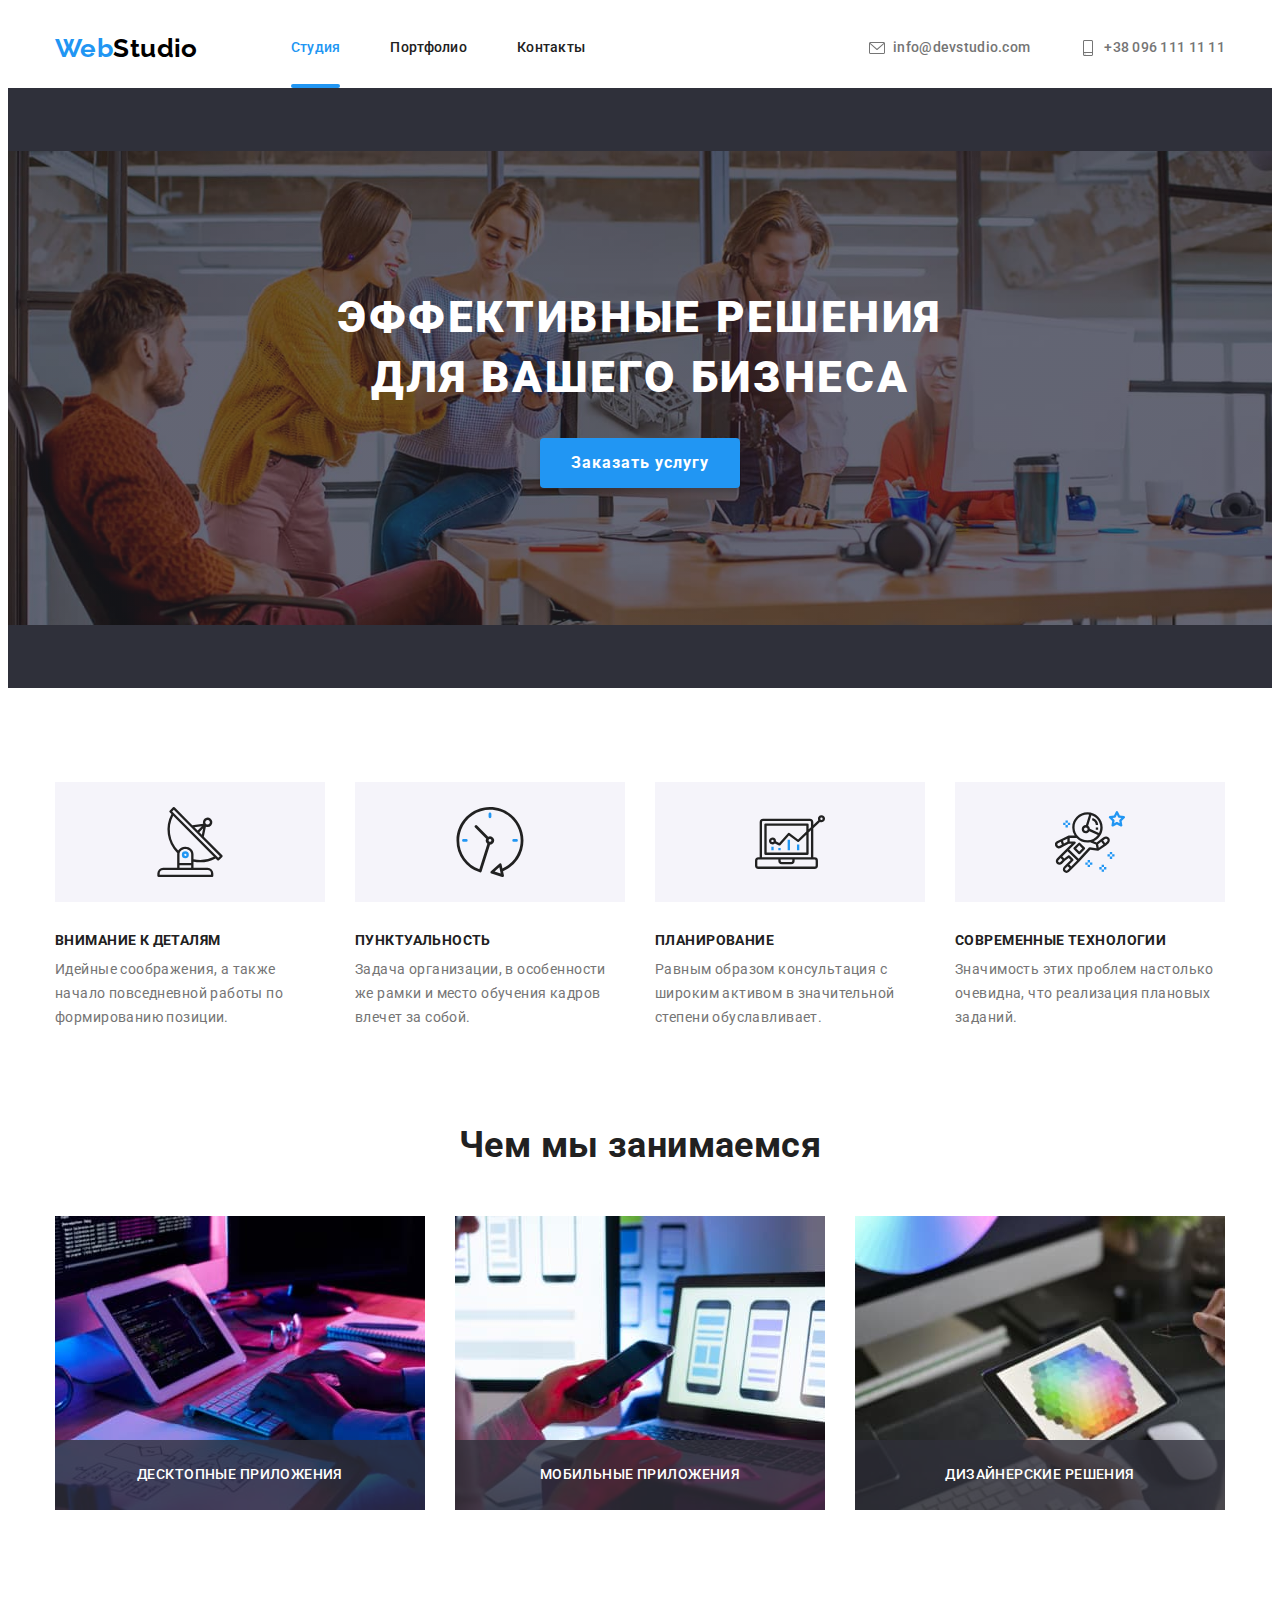
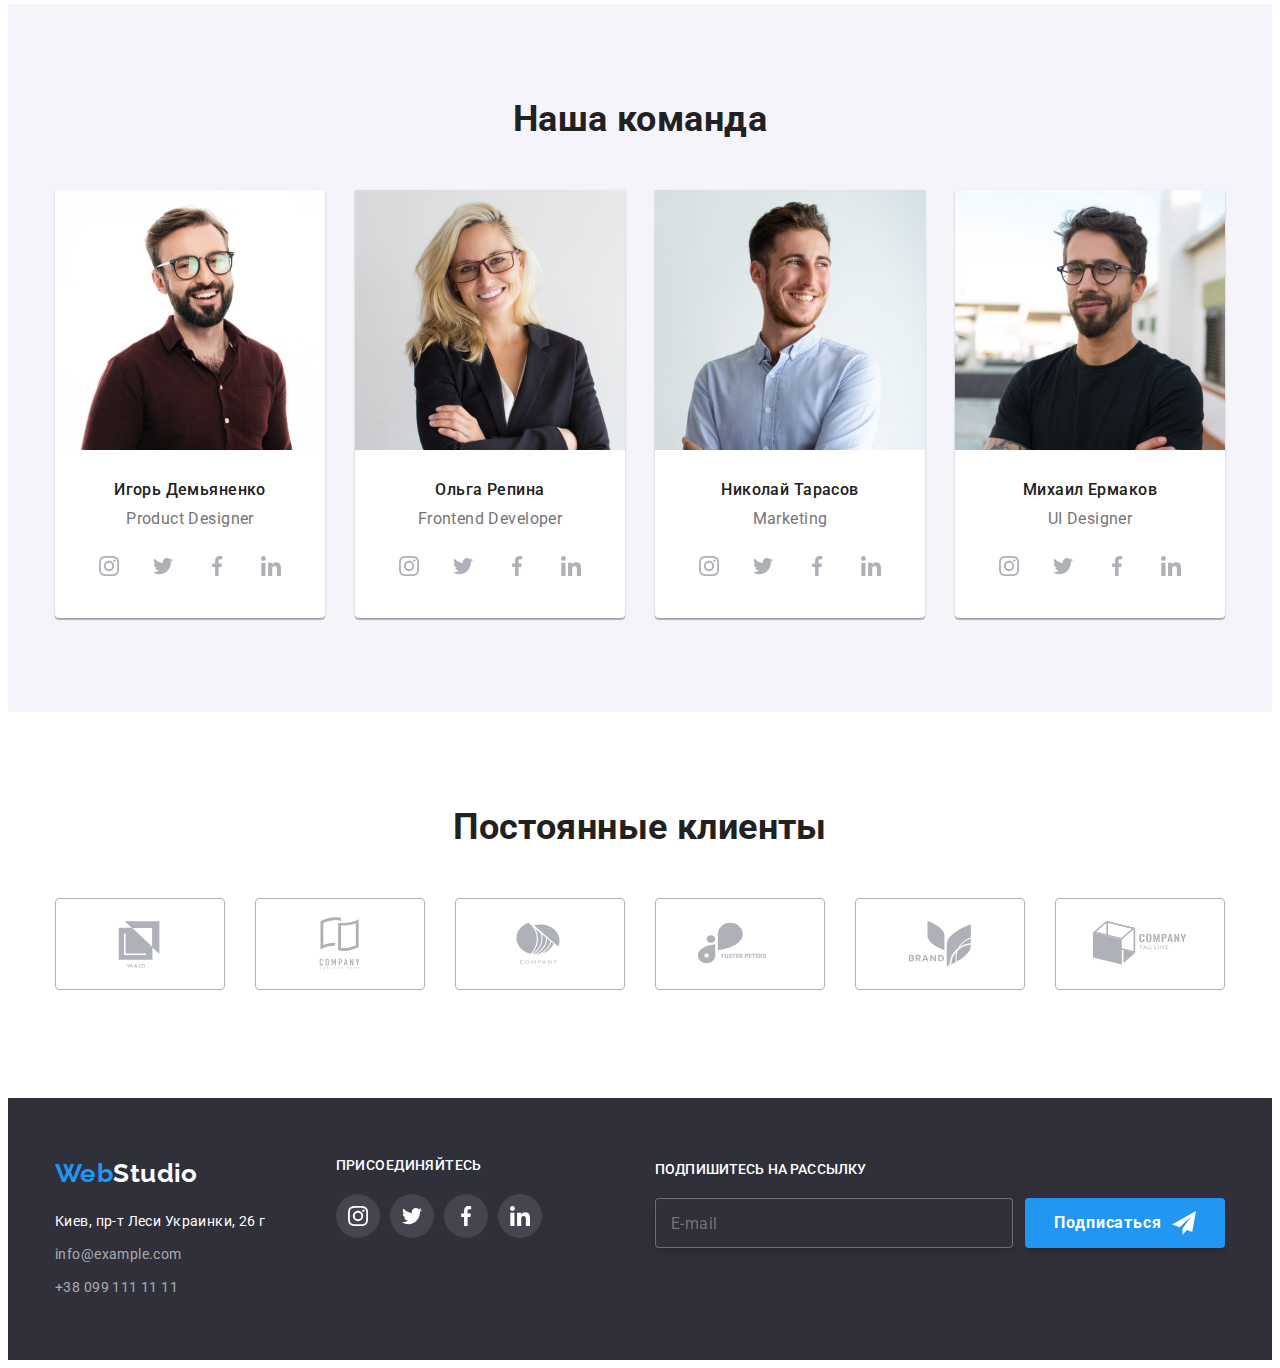
<file: index.html>
<!DOCTYPE html>
<html lang="ru">
  <head>
    <meta charset="UTF-8" />
    <meta http-equiv="X-UA-Compatible" content="IE=edge" />
    <meta name="viewport" content="width=device-width, initial-scale=1.0" />
    <title>WebStudio</title>
    <link
      href="https://fonts.googleapis.com/css2?family=Raleway:wght@700&family=Roboto:wght@400;500;700;900&display=swap"
      rel="stylesheet"
    />
    <link
      rel="stylesheet"
      href="https://cdnjs.cloudflare.com/ajax/libs/modern-normalize/1.1.0/modern-normalize.min.css"
      integrity="sha512-wpPYUAdjBVSE4KJnH1VR1HeZfpl1ub8YT/NKx4PuQ5NmX2tKuGu6U/JRp5y+Y8XG2tV+wKQpNHVUX03MfMFn9Q=="
      crossorigin="anonymous"
      referrerpolicy="no-referrer"
    />
    <link rel="stylesheet" href="./CSS/style.css" />
  </head>
  <body>
    <!-- Шапка -->
    <header>
      <div class="container header-body">
        <nav class="nav-body">
          <a class="logo" href="./index.html">Web<span>Studio</span></a>
          <ul class="nav-list">
            <li class="item"><a class="link nav-link current" href="./index.html">Студия</a></li>
            <li class="item"><a class="link nav-link" href="./portfolio.html">Портфолио</a></li>
            <li class="item"><a class="link nav-link" href="">Контакты</a></li>
          </ul>
        </nav>
        <ul class="contact-list">
          <li class="item">
            <a class="contact-link" href="mailto:info@devstudio.com">
              <svg class="icon-contact-link" width="16" height="16">
                <use href="./images/sprite.svg#icon-envelope"></use>
              </svg>
              info@devstudio.com</a
            >
          </li>
          <li class="item">
            <a class="contact-link" href="tel:+380961111111">
              <svg class="icon-contact-link" width="16" height="16">
                <use href="./images/sprite.svg#icon-smartphone"></use>
              </svg>
              +38 096 111 11 11</a
            >
          </li>
        </ul>
      </div>
    </header>
    <main>
      <!-- Герой -->
      <section class="hero">
        <div class="hero-body">
          <div class="container">
            <h1 class="hero-title">Эффективные решения для вашего бизнеса</h1>
            <button class="hero-button" type="button" data-modal-open>Заказать услугу</button>
          </div>
        </div>
      </section>
      <!-- Особенности -->
      <section class="section">
        <div class="container">
          <h2 class="visually-hidden">Особенности</h2>
          <ul class="features-list">
            <li class="item">
              <div class="icon-feature">
                <svg width="70" heihgt="70">
                  <use href="./images/sprite.svg#icon-antenna"></use>
                </svg>
              </div>
              <h3 class="sub-title">Внимание к деталям</h3>
              <p>
                Идейные соображения, а также начало повседневной работы по формированию позиции.
              </p>
            </li>
            <li class="item">
              <div class="icon-feature">
                <svg width="70" heihgt="70">
                  <use href="./images/sprite.svg#icon-clock"></use>
                </svg>
              </div>
              <h3 class="sub-title">Пунктуальность</h3>
              <p>
                Задача организации, в особенности же рамки и место обучения кадров влечет за собой.
              </p>
            </li>
            <li class="item">
              <div class="icon-feature">
                <svg width="70" heihgt="70">
                  <use href="./images/sprite.svg#icon-diagram"></use>
                </svg>
              </div>
              <h3 class="sub-title">Планирование</h3>
              <p>
                Равным образом консультация с широким активом в значительной степени обуславливает.
              </p>
            </li>
            <li class="item">
              <div class="icon-feature">
                <svg width="70" heihgt="70">
                  <use href="./images/sprite.svg#icon-astronaut"></use>
                </svg>
              </div>
              <h3 class="sub-title">Современные технологии</h3>
              <p>Значимость этих проблем настолько очевидна, что реализация плановых заданий.</p>
            </li>
          </ul>
        </div>
      </section>
      <!-- Чем мы занимаемся -->
      <section class="section works">
        <div class="container">
          <h2 class="title">Чем мы занимаемся</h2>
          <ul class="work-list">
            <li class="work-list-item">
              <img src="./images/box-1.jpg" alt="Десктопные приложения" width="370" />
              <p class="work-text">Десктопные приложения</p>
            </li>
            <li class="work-list-item">
              <img src="./images/box-2.jpg" alt="Мобильные приложения" width="370" />
              <p class="work-text">Мобильные приложения</p>
            </li>
            <li class="work-list-item">
              <img src="./images/box-3.jpg" alt="Дизайн" width="370" />
              <p class="work-text">Дизайнерские решения</p>
            </li>
          </ul>
        </div>
      </section>
      <!-- Наша команда -->
      <section class="section team">
        <div class="container">
          <h2 class="title">Наша команда</h2>
          <ul class="team-list">
            <li class="personal-card">
              <img src="./images/img-1.jpg" alt="Фото Игорь Демьяненко" width="270" />
              <div class="card-description">
                <h3 class="team-title">Игорь Демьяненко</h3>
                <p class="team-position" lang="en">Product Designer</p>
                <ul class="socio-list">
                  <li>
                    <a class="socio-link" href="https://www.instagram.com/" target="_blanc">
                      <svg class="icon-socio" width="20" height="20">
                        <use href="./images/sprite.svg#icon-instagram"></use>
                      </svg>
                    </a>
                  </li>
                  <li>
                    <a class="socio-link" href="https://twitter.com/" target="_blanc">
                      <svg class="icon-socio" width="20" height="20">
                        <use href="./images/sprite.svg#icon-twitter"></use>
                      </svg>
                    </a>
                  </li>
                  <li>
                    <a class="socio-link" href="https://www.facebook.com/" target="_blanc">
                      <svg class="icon-socio" width="20" height="20">
                        <use href="./images/sprite.svg#icon-facebook"></use>
                      </svg>
                    </a>
                  </li>
                  <li>
                    <a class="socio-link" href="https://www.linkedin.com/" target="_blanc">
                      <svg class="icon-socio" width="20" height="20">
                        <use href="./images/sprite.svg#icon-linkedin"></use>
                      </svg>
                    </a>
                  </li>
                </ul>
              </div>
            </li>
            <li class="personal-card">
              <img src="./images/img-2.jpg" alt="Фото Ольга Репина" width="270" />
              <div class="card-description">
                <h3 class="team-title">Ольга Репина</h3>
                <p class="team-position" lang="en">Frontend Developer</p>
                <ul class="socio-list">
                  <li>
                    <a class="socio-link" href="https://www.instagram.com/" target="_blanc">
                      <svg class="icon-socio" width="20" height="20">
                        <use href="./images/sprite.svg#icon-instagram"></use>
                      </svg>
                    </a>
                  </li>
                  <li>
                    <a class="socio-link" href="https://twitter.com/" target="_blanc">
                      <svg class="icon-socio" width="20" height="20">
                        <use href="./images/sprite.svg#icon-twitter"></use>
                      </svg>
                    </a>
                  </li>
                  <li>
                    <a class="socio-link" href="https://www.facebook.com/" target="_blanc">
                      <svg class="icon-socio" width="20" height="20">
                        <use href="./images/sprite.svg#icon-facebook"></use>
                      </svg>
                    </a>
                  </li>
                  <li>
                    <a class="socio-link" href="https://www.linkedin.com/" target="_blanc">
                      <svg class="icon-socio" width="20" height="20">
                        <use href="./images/sprite.svg#icon-linkedin"></use>
                      </svg>
                    </a>
                  </li>
                </ul>
              </div>
            </li>
            <li class="personal-card">
              <img src="./images/img-3.jpg" alt="Фото Николай Тарасов" width="270" />
              <div class="card-description">
                <h3 class="team-title">Николай Тарасов</h3>
                <p class="team-position" lang="en">Marketing</p>
                <ul class="socio-list">
                  <li>
                    <a class="socio-link" href="https://www.instagram.com/" target="_blanc">
                      <svg class="icon-socio" width="20" height="20">
                        <use href="./images/sprite.svg#icon-instagram"></use>
                      </svg>
                    </a>
                  </li>
                  <li>
                    <a class="socio-link" href="https://twitter.com/" target="_blanc">
                      <svg class="icon-socio" width="20" height="20">
                        <use href="./images/sprite.svg#icon-twitter"></use>
                      </svg>
                    </a>
                  </li>
                  <li>
                    <a class="socio-link" href="https://www.facebook.com/" target="_blanc">
                      <svg class="icon-socio" width="20" height="20">
                        <use href="./images/sprite.svg#icon-facebook"></use>
                      </svg>
                    </a>
                  </li>
                  <li>
                    <a class="socio-link" href="https://www.linkedin.com/" target="_blanc">
                      <svg class="icon-socio" width="20" height="20">
                        <use href="./images/sprite.svg#icon-linkedin"></use>
                      </svg>
                    </a>
                  </li>
                </ul>
              </div>
            </li>
            <li class="personal-card">
              <img src="./images/img-4.jpg" alt="Фото Михаил Ермаков" width="270" />
              <div class="card-description">
                <h3 class="team-title">Михаил Ермаков</h3>
                <p class="team-position" lang="en">UI Designer</p>
                <ul class="socio-list">
                  <li>
                    <a class="socio-link" href="https://www.instagram.com/" target="_blanc">
                      <svg class="icon-socio" width="20" height="20">
                        <use href="./images/sprite.svg#icon-instagram"></use>
                      </svg>
                    </a>
                  </li>
                  <li>
                    <a class="socio-link" href="https://twitter.com/" target="_blanc">
                      <svg class="icon-socio" width="20" height="20">
                        <use href="./images/sprite.svg#icon-twitter"></use>
                      </svg>
                    </a>
                  </li>
                  <li>
                    <a class="socio-link" href="https://www.facebook.com/" target="_blanc">
                      <svg class="icon-socio" width="20" height="20">
                        <use href="./images/sprite.svg#icon-facebook"></use>
                      </svg>
                    </a>
                  </li>
                  <li>
                    <a class="socio-link" href="https://www.linkedin.com/" target="_blanc">
                      <svg class="icon-socio" width="20" height="20">
                        <use href="./images/sprite.svg#icon-linkedin"></use>
                      </svg>
                    </a>
                  </li>
                </ul>
              </div>
            </li>
          </ul>
        </div>
      </section>
      <!-- Clients -->
      <section class="section clients">
        <div class="container">
          <h2 class="title">Постоянные клиенты</h2>
          <ul class="list client-list">
            <li>
              <a class="link client-link" href="">
                <svg class="icon-client" width="106" height="60">
                  <use href="./images/sprite.svg#icon-logo-1"></use>
                </svg>
              </a>
            </li>
            <li>
              <a class="client-link" href="">
                <svg class="icon-client" width="106" height="60">
                  <use href="./images/sprite.svg#icon-logo-2"></use>
                </svg>
              </a>
            </li>
            <li>
              <a class="client-link" href="">
                <svg class="icon-client" width="106" height="60">
                  <use href="./images/sprite.svg#icon-logo-3"></use>
                </svg>
              </a>
            </li>
            <li>
              <a class="client-link" href="">
                <svg class="icon-client" width="106" height="60">
                  <use href="./images/sprite.svg#icon-logo-4"></use>
                </svg>
              </a>
            </li>
            <li>
              <a class="client-link" href="">
                <svg class="icon-client" width="106" height="60">
                  <use href="./images/sprite.svg#icon-logo-5"></use>
                </svg>
              </a>
            </li>
            <li>
              <a class="client-link" href="">
                <svg class="icon-client" width="106" height="60">
                  <use href="./images/sprite.svg#icon-logo-6"></use>
                </svg>
              </a>
            </li>
          </ul>
        </div>
      </section>
    </main>
    <!-- Футер -->
    <footer class="footer">
      <div class="container footer-body">
        <div class="footer-address">
          <a class="logo" href="./index.html">Web<span>Studio</span></a>
          <address class="address">
            <p class="contacts">
              <a class="address-link" href="https://goo.gl/maps/gmN9msgWYYtAYABk7" target="_blanc"
                >Киев, пр-т Леси Украинки, 26 г</a
              >
            </p>
            <p class="contacts">
              <a class="mail-link" href="mailto:info@example.com">info@example.com</a>
            </p>
            <p class="contacts">
              <a class="tel-link" href="tel:+380991111111">+38 099 111 11 11</a>
            </p>
          </address>
        </div>
        <div class="footer-join-us">
          <p>Присоединяйтесь</p>
          <ul class="socio-list">
            <li>
              <a class="socio-link" href="https://www.instagram.com/" target="_blanc">
                <svg class="icon-socio" width="20" height="20">
                  <use href="./images/sprite.svg#icon-instagram"></use>
                </svg>
              </a>
            </li>
            <li>
              <a class="socio-link" href="https://twitter.com/" target="_blanc">
                <svg class="icon-socio" width="20" height="20">
                  <use href="./images/sprite.svg#icon-twitter"></use>
                </svg>
              </a>
            </li>
            <li>
              <a class="socio-link" href="https://www.facebook.com/" target="_blanc">
                <svg class="icon-socio" width="20" height="20">
                  <use href="./images/sprite.svg#icon-facebook"></use>
                </svg>
              </a>
            </li>
            <li>
              <a class="socio-link" href="https://www.linkedin.com/" target="_blanc">
                <svg class="icon-socio" width="20" height="20">
                  <use href="./images/sprite.svg#icon-linkedin"></use>
                </svg>
              </a>
            </li>
          </ul>
        </div>
        <div class="footer-sign-up">
          <form class="form-sign-up">
            <label class="form-label" for="email">Подпишитесь на рассылку</label>
            <div class="input-wrap">
              <input class="form-input" type="email" name="email" id="email" placeholder="E-mail" />
              <button class="footer-button" type="submit">
                Подписаться
                <svg class="icon-send" width="24" height="24">
                  <use href="./images/sprite.svg#icon-send"></use>
                </svg>
              </button>
            </div>
          </form>
        </div>
      </div>
    </footer>
    <!-- Модальное окно -->
    <div class="backdrop is-hidden" data-modal>
      <div class="modal">
        <button type="button" class="close-btn" data-modal-close>
          <svg width="11" height="11">
            <use href="./images/sprite.svg#icon-close"></use>
          </svg>
        </button>
        <p class="modal-title">Оставьте свои данные, мы вам перезвоним</p>
        <form>
          <div class="form-field">
            <label class="form-label" for="name">Имя</label>
            <input class="form-input" type="text" name="username" id="name" autofocus />
            <svg class="icon">
              <use href="./images/sprite.svg#icon-person"></use>
            </svg>
          </div>
          <div class="form-field">
            <label class="form-label" for="tel">Телефон</label>
            <input class="form-input" type="tel" name="tel" id="tel" />
            <svg class="icon">
              <use href="./images/sprite.svg#icon-phone"></use>
            </svg>
          </div>
          <div class="form-field">
            <label class="form-label" for="email">Почта</label>
            <input class="form-input" type="email" name="email" id="email" />
            <svg class="icon">
              <use href="./images/sprite.svg#icon-email"></use>
            </svg>
          </div>
          <div class="form-field">
            <label class="form-label" for="comment">Комментарий</label>
            <textarea
              class="form-input area"
              name="comment"
              resize
              id="comment"
              placeholder="Введите текст"
            ></textarea>
          </div>
          <div class="form-field-agreement">
            <label for="agreement">
              <input class="checkbox" type="checkbox" name="agreement" id="agreement" />
              <svg class="icon-check">
                <use href="./images/sprite.svg#icon-check"></use></svg
              >Соглашаюсь с рассылкой и принимаю
              <a class="agreement-link" href="#">Условия договора</a>
            </label>
          </div>
          <button class="send-button">Отправить</button>
        </form>
      </div>
    </div>

    <script src="./js/modal.js"></script>
  </body>
</html>
</file>
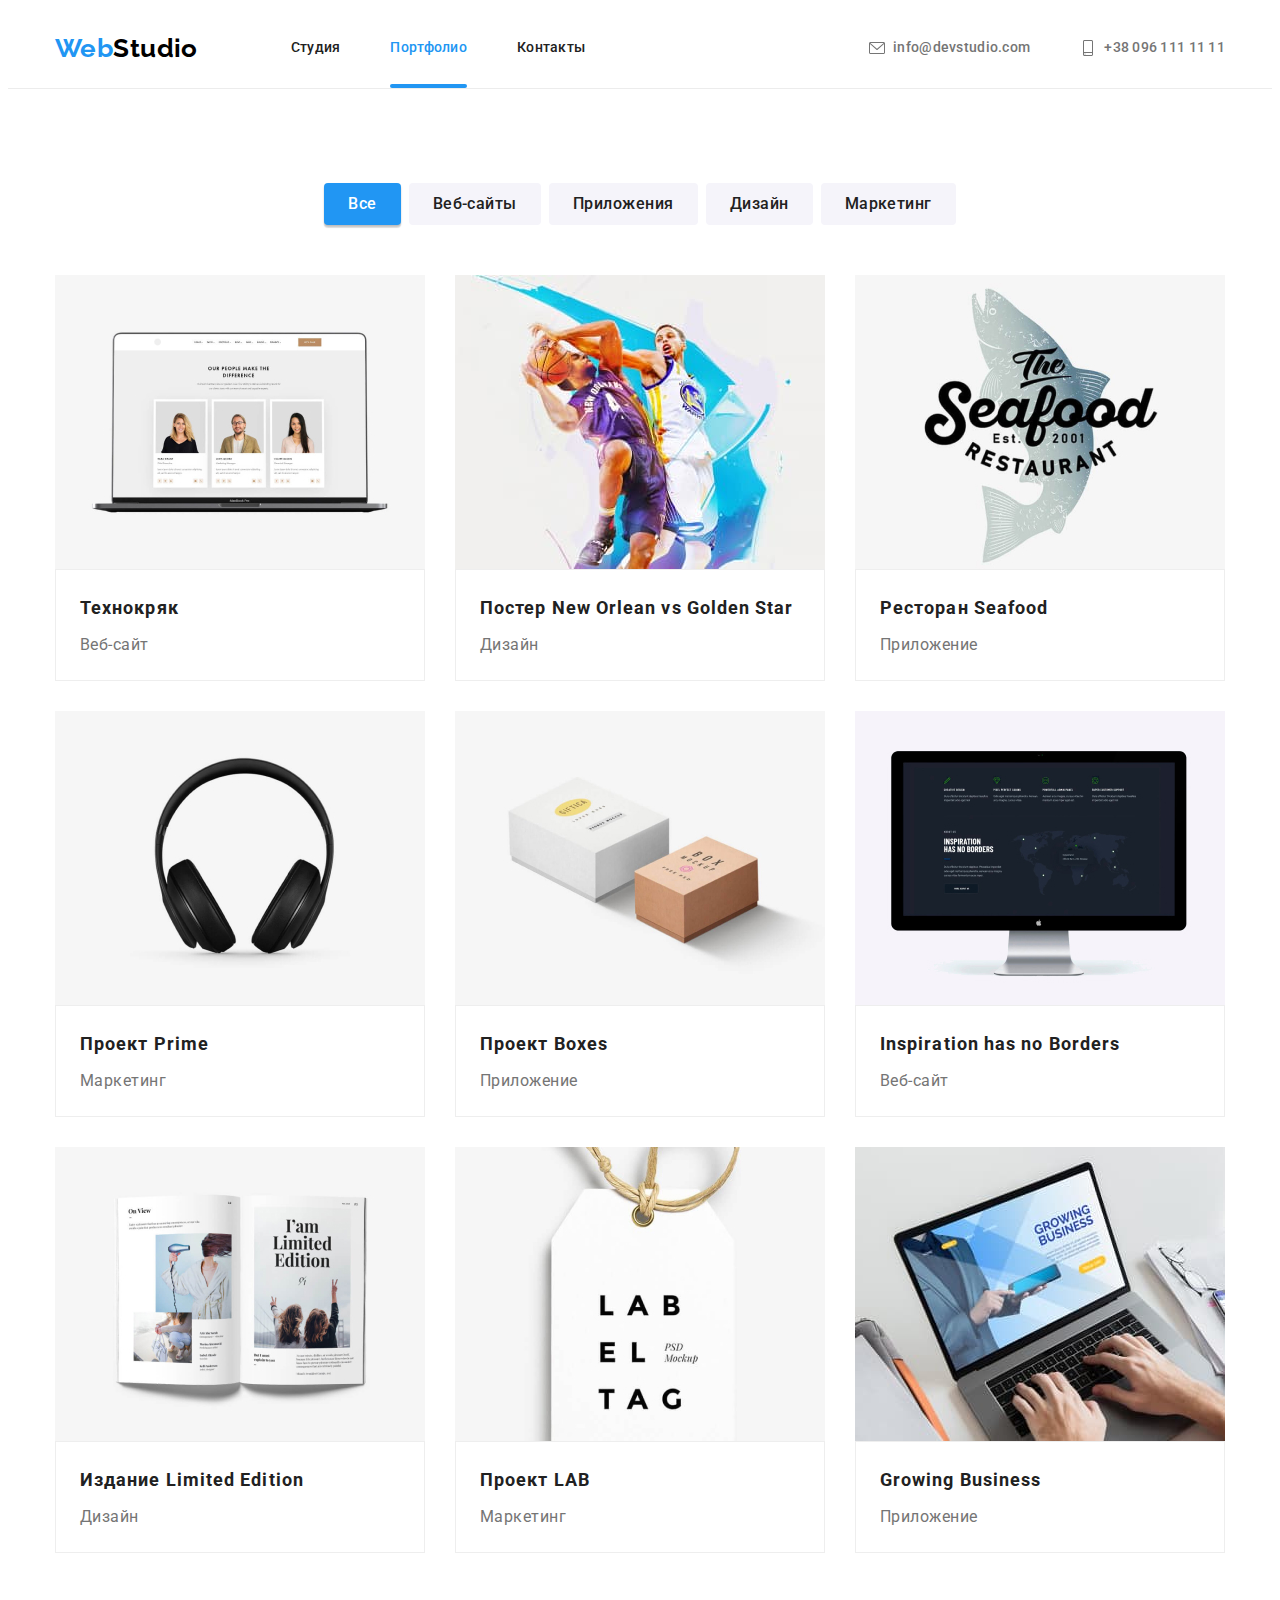
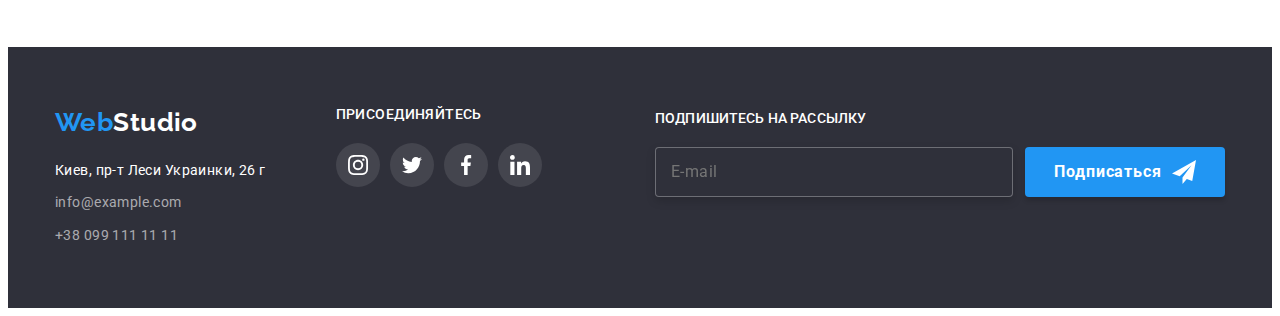
<file: portfolio.html>
<!DOCTYPE html>
<html lang="ru">
  <head>
    <meta charset="UTF-8" />
    <meta http-equiv="X-UA-Compatible" content="IE=edge" />
    <meta name="viewport" content="width=device-width, initial-scale=1.0" />
    <title>Portfolio</title>
    <link
      href="https://fonts.googleapis.com/css2?family=Raleway:wght@700&family=Roboto:wght@400;500;700;900&display=swap"
      rel="stylesheet"
    />
    <link
      rel="stylesheet"
      href="https://cdnjs.cloudflare.com/ajax/libs/modern-normalize/1.1.0/modern-normalize.min.css"
      integrity="sha512-wpPYUAdjBVSE4KJnH1VR1HeZfpl1ub8YT/NKx4PuQ5NmX2tKuGu6U/JRp5y+Y8XG2tV+wKQpNHVUX03MfMFn9Q=="
      crossorigin="anonymous"
      referrerpolicy="no-referrer"
    />
    <link rel="stylesheet" href="./CSS/style.css" />
  </head>

  <body>
    <!-- Шапка -->
    <header class="header">
      <div class="container header-body">
        <nav class="nav-body">
          <a class="logo" href="./index.html">Web<span>Studio</span></a>
          <ul class="nav-list">
            <li class="item"><a class="link nav-link" href="./index.html">Студия</a></li>
            <li class="item">
              <a class="link nav-link current" href="./portfolio.html">Портфолио</a>
            </li>
            <li class="item"><a class="link nav-link" href="">Контакты</a></li>
          </ul>
        </nav>
        <ul class="contact-list">
          <li class="item">
            <a class="contact-link" href="mailto:info@devstudio.com">
              <svg class="icon-contact-link" width="16" height="16">
                <use href="./images/sprite.svg#icon-envelope"></use>
              </svg>
              info@devstudio.com</a
            >
          </li>
          <li class="item">
            <a class="contact-link" href="tel:+380961111111">
              <svg class="icon-contact-link" width="16" height="16">
                <use href="./images/sprite.svg#icon-smartphone"></use>
              </svg>
              +38 096 111 11 11</a
            >
          </li>
        </ul>
      </div>
    </header>
    <main>
      <section class="section">
        <div class="container">
          <ul class="portfolio-button-list">
            <li class="item"><button class="portfolio-button main" type="button">Все</button></li>
            <li class="item"><button class="portfolio-button" type="button">Веб-сайты</button></li>
            <li class="item"><button class="portfolio-button" type="button">Приложения</button></li>
            <li class="item"><button class="portfolio-button" type="button">Дизайн</button></li>
            <li class="item"><button class="portfolio-button" type="button">Маркетинг</button></li>
          </ul>
          <ul class="portfolio-list">
            <li class="item">
              <a class="link" href="">
                <div class="portfolio-img-and-overlay">
                  <img src="./images/portfolio-1.jpg" alt="Проект Технокряк" width="370" />
                  <p class="overlay">
                    Технокряк это современная площадка распространения коронавируса. Компании
                    используют эту платформу для цифрового шпионажа и атак на защищённые сервера
                    конкурентов.
                  </p>
                </div>
                <div class="portfolio-description">
                  <h2 class="portf-name">Технокряк</h2>
                  <p class="portf-text">Веб-сайт</p>
                </div>
              </a>
            </li>
            <li class="item">
              <a class="link" href="" lang="en">
                <div class="portfolio-img-and-overlay">
                  <img src="./images/portfolio-2.jpg" alt="Проект New Orlean" width="370" />
                  <p class="overlay">
                    Lorem ipsum dolor sit amet consectetur adipisicing elit. Accusantium laborum eos
                    error impedit neque. Eius aliquid earum ad quod nisi illum! Vero odit nisi sit?
                  </p>
                </div>
                <div class="portfolio-description">
                  <h2 class="portf-name" lang="en">Постер New Orlean vs Golden Star</h2>
                  <p class="portf-text">Дизайн</p>
                </div>
              </a>
            </li>
            <li class="item">
              <a class="link" href="" lang="en">
                <div class="portfolio-img-and-overlay">
                  <img src="./images/portfolio-3.jpg" alt="Проект Ресторан Seafood" width="370" />
                  <p class="overlay">
                    Lorem ipsum dolor sit amet consectetur adipisicing elit. Obcaecati, suscipit,
                    eveniet eius quas recusandae iure ullam explicabo qui officiis fugit ut
                    dignissimos illo omnis sint nemo consequuntur voluptas magni inventore.
                  </p>
                </div>
                <div class="portfolio-description">
                  <h2 class="portf-name" lang="en">Ресторан Seafood</h2>
                  <p class="portf-text">Приложение</p>
                </div>
              </a>
            </li>
            <li class="item">
              <a class="link" href="" lang="en">
                <div class="portfolio-img-and-overlay">
                  <img src="./images/portfolio-4.jpg" alt="Проект Прайм" width="370" />
                  <p class="overlay">
                    Lorem ipsum dolor sit amet consectetur adipisicing elit. Obcaecati, suscipit,
                    eveniet eius quas.
                  </p>
                </div>
                <div class="portfolio-description">
                  <h2 class="portf-name" lang="en">Проект Prime</h2>
                  <p class="portf-text">Маркетинг</p>
                </div>
              </a>
            </li>
            <li class="item">
              <a class="link" href="" lang="en">
                <div class="portfolio-img-and-overlay">
                  <img src="./images/portfolio-5.jpg" alt="Проект Boxes" width="370" />
                  <p class="overlay">
                    Lorem ipsum dolor sit amet consectetur adipisicing elit. Obcaecati, suscipit,
                    eveniet eius quasicing elit.
                  </p>
                </div>
                <div class="portfolio-description">
                  <h2 class="portf-name" lang="en">Проект Boxes</h2>
                  <p class="portf-text">Приложение</p>
                </div>
              </a>
            </li>
            <li class="item">
              <a class="link" href="" lang="en">
                <div class="portfolio-img-and-overlay">
                  <img src="./images/portfolio-6.jpg" alt="Проект Inspiration" width="370" />
                  <p class="overlay">
                    Lorem ipsum dolor sit amet consectetur adipisicing elitsit amet consectetur
                    adipisicing elit. Obcaecati, suscipit, eveniet eius quasicing elit.
                  </p>
                </div>
                <div class="portfolio-description">
                  <h2 class="portf-name" lang="en">Inspiration has no Borders</h2>
                  <p class="portf-text">Веб-сайт</p>
                </div>
              </a>
            </li>
            <li class="item">
              <a class="link" href="" lang="en">
                <div class="portfolio-img-and-overlay">
                  <img src="./images/portfolio-7.jpg" alt="Проект Limited Edition" width="370" />
                  <p class="overlay">
                    Lorem ipsum dolor sit amet consectetur adipisicing elitsit amet consectetur
                    adipisicing elit. Obcaecati, suscipit, eveniet eius quasicing elit.
                  </p>
                </div>
                <div class="portfolio-description">
                  <h2 class="portf-name" lang="en">Издание Limited Edition</h2>
                  <p class="portf-text">Дизайн</p>
                </div>
              </a>
            </li>
            <li class="item">
              <a class="link" href="" lang="en">
                <div class="portfolio-img-and-overlay">
                  <img src="./images/portfolio-8.jpg" alt="Проект LAB" width="370" />
                  <p class="overlay">
                    Lorem ipsum dolor sit amet consectetur adipisicing elitsit amet consectetur
                    adipisicing elit. Obcaecati, suscipit, eveniet eius quasicing elit. Lorem ipsum
                    dolor sit amet consectetur, adipisicing elit. Sint, veritatis?
                  </p>
                </div>
                <div class="portfolio-description">
                  <h2 class="portf-name" lang="en">Проект LAB</h2>
                  <p class="portf-text">Маркетинг</p>
                </div>
              </a>
            </li>
            <li class="item">
              <a class="link" href="" lang="en">
                <div class="portfolio-img-and-overlay">
                  <img src="./images/portfolio-9.jpg" alt="Проект Growing Business" width="370" />
                  <p class="overlay">
                    Lorem ipsum dolor sit amet consectetur adipisicing elitsit amet consectetur
                    adipisicing eliveritatis? Lorem ipsum, dolor sit amet consectet Lorem ipsum
                    dolor sit amet consectetur, adipisicing elit. Aliquid, corrupti error. Dolor
                    dolorem maxime magnam illum totam sequi facere beatae. ur adipisicing elit.
                  </p>
                </div>
                <div class="portfolio-description">
                  <h2 class="portf-name" lang="en">Growing Business</h2>
                  <p class="portf-text">Приложение</p>
                </div>
              </a>
            </li>
          </ul>
        </div>
      </section>
    </main>
    <!-- Футер -->
    <footer class="footer">
      <div class="container footer-body">
        <div class="footer-address">
          <a class="logo" href="./index.html">Web<span>Studio</span></a>
          <address class="address">
            <p class="contacts">
              <a class="address-link" href="https://goo.gl/maps/gmN9msgWYYtAYABk7" target="_blanc"
                >Киев, пр-т Леси Украинки, 26 г</a
              >
            </p>
            <p class="contacts">
              <a class="mail-link" href="mailto:info@example.com">info@example.com</a>
            </p>
            <p class="contacts">
              <a class="tel-link" href="tel:+380991111111">+38 099 111 11 11</a>
            </p>
          </address>
        </div>
        <div class="footer-join-us">
          <p>Присоединяйтесь</p>
          <ul class="socio-list">
            <li>
              <a class="socio-link" href="https://www.instagram.com/" target="_blanc">
                <svg class="icon-socio" width="20" height="20">
                  <use href="./images/sprite.svg#icon-instagram"></use>
                </svg>
              </a>
            </li>
            <li>
              <a class="socio-link" href="https://twitter.com/" target="_blanc">
                <svg class="icon-socio" width="20" height="20">
                  <use href="./images/sprite.svg#icon-twitter"></use>
                </svg>
              </a>
            </li>
            <li>
              <a class="socio-link" href="https://www.facebook.com/" target="_blanc">
                <svg class="icon-socio" width="20" height="20">
                  <use href="./images/sprite.svg#icon-facebook"></use>
                </svg>
              </a>
            </li>
            <li>
              <a class="socio-link" href="https://www.linkedin.com/" target="_blanc">
                <svg class="icon-socio" width="20" height="20">
                  <use href="./images/sprite.svg#icon-linkedin"></use>
                </svg>
              </a>
            </li>
          </ul>
        </div>
        <div class="footer-sign-up">
          <form class="form-sign-up">
            <label class="form-label" for="email">Подпишитесь на рассылку</label>
            <div class="input-wrap">
              <input class="form-input" type="email" name="email" id="email" placeholder="E-mail" />
              <button class="footer-button" type="submit">
                Подписаться
                <svg class="icon-send" width="24" height="24">
                  <use href="./images/sprite.svg#icon-send"></use>
                </svg>
              </button>
            </div>
          </form>
        </div>
      </div>
    </footer>
  </body>
</html>
</file>
<file: CSS/style.css>
:root {
  --title-color: #212121;
  --text-color: #757575;
  --accent-color: #2196f3;
  --bgd-dark: #2f303a;
  --bgd-grey: #f5f4fa;
  --bgd-light: #ffffff;
  --icon-color: #afb1b8;
  --tr-duration: 250ms;
  --tr-function: cubic-bezier(0.4, 0, 0.2, 1);
}
body {
  font-family: 'Roboto', sans-serif;
  font-size: 14px;
  line-height: 1.71;
  letter-spacing: 0.03em;
  color: var(--text-color);
  background-color: var(--bgd-light);
}
html {
  box-sizing: border-box;
}
*,
::before,
::after {
  box-sizing: inherit;
}
h1,
h2,
h3,
p {
  margin: 0;
}
img {
  display: block;
}
ul {
  padding: 0;
  list-style: none;
}
.link {
  text-decoration: none;
  display: inline-block;
}
.container {
  width: 1200px;
  padding: 0 15px;
  margin: 0 auto;
}
.nav-list,
.contact-list,
.features-list,
.work-list,
.team-list,
.portfolio-button-list,
.portfolio-list {
  list-style-type: none;
  margin: 0;
  padding: 0;
}

/* Header */
.header {
  border-bottom: 1px solid #ececec;
}
.header-body {
  display: flex;
  align-items: center;
}
.logo {
  font-family: Raleway;
  font-weight: 700;
  font-size: 26px;
  line-height: 1.19;
  color: var(--accent-color);
  text-decoration: none;
}
.logo span {
  color: #000000;
}

/* Navigation */
.nav-body {
  display: flex;
  align-items: center;
}
.nav-list {
  display: flex;
  margin-left: 93px;
}
.nav-list .item:not(:last-child),
.contact-list .item:not(:last-child) {
  margin-right: 50px;
}
.contact-list {
  display: flex;
  margin-left: auto;
  align-items: center;
}
.nav-link {
  font-weight: 500;
  line-height: 1.14;
  letter-spacing: 0.02em;
  color: var(--title-color);

  padding-top: 32px;
  padding-bottom: 32px;

  transition: color var(--tr-duration) var(--tr-function);
}
.contact-link {
  font-weight: 500;
  letter-spacing: 0.02em;
  color: var(--text-color);
  text-decoration: none;

  display: inline-flex;
  align-items: center;
  padding-top: 28px;
  padding-bottom: 28px;

  transition: color var(--tr-duration) var(--tr-function);
}
.contact-list .item {
  display: inline-flex;
  align-items: center;
}

.nav-link:hover,
.nav-link:focus,
.contact-link:hover,
.contact-link:focus,
.current {
  color: var(--accent-color);
}
.current {
  position: relative;
}
.current::after {
  position: absolute;
  left: 0;
  bottom: 0;
  content: '';
  display: inline-block;
  width: 100%;
  height: 4px;
  background-color: var(--accent-color);
  border-radius: 2px;
}
.icon-contact-link {
  margin-right: 8px;
  fill: currentColor;
}

/* Hero */
.hero {
  background-color: var(--bgd-dark);
  text-align: center;
}
.hero-body {
  padding-top: 200px;
  padding-bottom: 200px;
  margin: 0 auto;
  max-width: 1600px;
  height: 600px;
  background-image: linear-gradient(to right, rgba(47, 48, 58, 0.4), rgba(47, 48, 58, 0.4)),
    url(../images/hero-img.jpg);
  background-repeat: no-repeat;
  background-size: contain;
  background-position: center;
}
.hero-title {
  font-weight: 900;
  font-size: 44px;
  line-height: 1.36;
  text-align: center;
  letter-spacing: 0.06em;
  text-transform: uppercase;
  color: var(--bgd-light);

  width: 696px;
  margin: 0 auto 30px auto;
}
.hero-button,
.footer-button,
.send-button {
  font-family: Roboto, sans-serif;
  font-weight: 700;
  font-size: 16px;
  line-height: 1.87;
  text-align: center;
  letter-spacing: 0.06em;
  color: var(--bgd-light);
  background-color: var(--accent-color);
  cursor: pointer;
  width: 200px;
  height: 50px;
  box-shadow: 0px 4px 4px rgba(0, 0, 0, 0.15);
  border-radius: 4px;
  border-color: transparent;
  transition: color var(--tr-duration) var(--tr-function),
    background-color var(--tr-duration) var(--tr-function);
}
.hero-button:hover,
.hero-button:focus {
  color: var(--title-color);
  background-color: var(--bgd-grey);
}
/* Особенности */
.section {
  padding-top: 94px;
  padding-bottom: 94px;
}
.visually-hidden {
  position: absolute;
  width: 1px;
  height: 1px;
  margin: -1px;
  border: 0;
  padding: 0;

  white-space: nowrap;
  clip-path: inset(100%);
  clip: rect(0 0 0 0);
  overflow: hidden;
}
.features-list {
  display: flex;
}
.features-list .item {
  width: calc((100% -90px) / 4);
  margin-right: 30px;
}
.features-list .item:last-child {
  margin-right: 0;
}
.icon-feature {
  background-color: #f5f4fa;
  width: 270px;
  height: 120px;
  display: flex;
  justify-content: center;
  align-items: center;
}
.sub-title {
  font-weight: 700;
  font-size: 14px;
  line-height: 16px;
  letter-spacing: 0.03em;
  text-transform: uppercase;
  color: var(--title-color);
  margin-top: 30px;
  margin-bottom: 10px;
}

/* Чем мы занимаемся */
/* Наша команда */
.works {
  padding-top: 0;
}
.title {
  font-weight: 700;
  font-size: 36px;
  line-height: 1.17;
  text-align: center;
  color: var(--title-color);
  margin-bottom: 50px;
}
.work-list {
  display: flex;
  justify-content: space-between;
}
.work-list-item {
  position: relative;
}
.work-text {
  position: absolute;
  bottom: 0;

  display: flex;
  justify-content: center;
  align-items: center;
  width: 100%;
  height: 70px;

  font-weight: 500;
  font-size: 14px;
  line-height: 1.14;
  text-transform: uppercase;
  color: var(--bgd-light);
  background: rgba(47, 48, 58, 0.8);
}
.team {
  background-color: var(--bgd-grey);
}
.team-list {
  display: flex;
  justify-content: space-between;
}
.personal-card {
  background-color: var(--bgd-light);
  box-shadow: 0px 1px 3px rgba(0, 0, 0, 0.12), 0px 1px 1px rgba(0, 0, 0, 0.14),
    0px 2px 1px rgba(0, 0, 0, 0.2);
  border-radius: 0px 0px 4px 4px;
}
.card-description {
  padding: 30px 0;
}
.team-title {
  font-weight: 500;
  font-size: 16px;
  line-height: 1.19;
  color: var(--title-color);
  text-align: center;
  margin-bottom: 10px;
}

.team-position {
  font-size: 16px;
  line-height: 1.19;
  text-align: center;
  margin-bottom: 16px;
}
.socio-list {
  list-style: none;
  display: flex;
  justify-content: space-between;
  width: 206px;
  margin: 0 auto;
}
.socio-link {
  width: 44px;
  height: 44px;
  border-radius: 50%;
  display: inline-flex;
  justify-content: center;
  align-items: center;
  color: var(--icon-color);
  transition: background-color var(--tr-duration) var(--tr-function),
    color var(--tr-duration) var(--tr-function);
}
.socio-link:hover,
.socio-link:focus {
  background-color: var(--accent-color);
  color: var(--bgd-light);
}
.icon-socio {
  fill: currentColor;
}

/* Клиенты */

.client-list {
  display: flex;
  justify-content: space-between;
}
.client-link {
  display: flex;
  justify-content: center;
  align-items: center;
  width: 170px;
  height: 92px;
  border: 1px solid #afb1b8;
  border-radius: 4px;
  color: var(--icon-color);
  transition: border-color var(--tr-duration) var(--tr-function),
    color var(--tr-duration) var(--tr-function);
}
.client-link:hover,
.client-link:focus {
  border-color: var(--accent-color);
  color: var(--accent-color);
}
.icon-client {
  fill: currentColor;
}

/* Footer */
.footer {
  color: var(--bgd-light);
  background-color: var(--bgd-dark);
  padding-top: 60px;
  padding-bottom: 60px;
}
.footer-body {
  display: flex;
}
.address {
  margin-top: 20px;
}
.address-link {
  color: var(--bgd-light);
  font-style: normal;
  text-decoration: none;
  transition: color var(--tr-duration) var(--tr-function);
}
.mail-link,
.tel-link {
  color: rgba(255, 255, 255, 0.6);
  font-style: normal;
  text-decoration: none;
  transition: color var(--tr-duration) var(--tr-function);
}
.address-link:hover,
.address-link:focus,
.mail-link:hover,
.mail-link:focus,
.tel-link:hover,
.tel-link:focus {
  color: var(--accent-color);
}
.address .contacts:not(:last-child) {
  margin-bottom: 9px;
}
.footer .logo span {
  color: var(--bgd-light);
}
.footer-join-us {
  font-weight: 500;
  font-size: 14px;
  line-height: 1.14;
  text-transform: uppercase;

  margin-left: 70px;
}
.footer .socio-list {
  margin-top: 20px;
}
.footer .socio-link {
  background-color: rgba(255, 255, 255, 0.1);
  color: var(--bgd-light);
  transition: background-color var(--tr-duration) var(--tr-function);
}
.footer .socio-link:hover,
.footer .socio-link:focus {
  background-color: var(--accent-color);
}
.footer-sign-up {
  margin-left: auto;
}
.form-sign-up .form-label {
  display: inline-block;
  margin-bottom: 20px;
  font-weight: 500;
  font-size: 14px;
  line-height: 1.14;
  text-transform: uppercase;
}
.input-wrap {
  display: flex;
  align-items: center;
}
.form-sign-up .form-input {
  width: 358px;
  height: 50px;
  padding: 15px;
  border: 1px solid rgba(255, 255, 255, 0.3);
  border-radius: 4px;
  background-color: var(--bgd-dark);
  font-family: Roboto;
  font-style: normal;
  font-weight: normal;
  font-size: 16px;
  line-height: 1.25;
  letter-spacing: 0.03em;
  color: rgba(255, 255, 255, 0.6);
  filter: drop-shadow(0px 4px 4px rgba(0, 0, 0, 0.15));
}
.footer-button {
  margin-left: 12px;
  display: flex;
  align-items: center;
  justify-content: center;
}
.footer-button:hover,
.footer-button:focus {
  background-color: #188ce8;
}
.icon-send {
  margin-left: 10px;
}

/* Модальное окно */

.backdrop {
  position: fixed;
  top: 0;
  left: 0;

  display: flex;
  justify-content: center;
  align-items: center;

  width: 100%;
  height: 100%;

  visibility: 1;
  opacity: 1;
  background-color: rgba(0, 0, 0, 0.1);
  transition: opacity 500ms var(--tr-function);
}
.is-hidden {
  visibility: 0;
  opacity: 0;
  pointer-events: none;
}
.modal {
  position: absolute;
  width: 528px;
  height: 581px;
  padding: 40px;
  transform: scale(1) rotate(0deg);
  transition: transform 500ms var(--tr-function);
  background-color: var(--bgd-light);
  box-shadow: 0px 1px 3px rgba(0, 0, 0, 0.12), 0px 1px 1px rgba(0, 0, 0, 0.14),
    0px 2px 1px rgba(0, 0, 0, 0.2);
  border-radius: 4px;
}
.backdrop.is-hidden .modal {
  transform: scale(0) rotate(90deg);
}
.close-btn {
  position: absolute;
  top: 8px;
  right: 8px;
  display: flex;
  justify-content: center;
  align-items: center;

  width: 30px;
  height: 30px;

  border-radius: 50%;
  border: 1px solid rgba(0, 0, 0, 0.1);
  background-color: var(--bgd-light);
  cursor: pointer;
  transition: background-color var(--tr-duration) var(--tr-function),
    fill var(--tr-duration) var(--tr-function);
}
.close-btn:hover,
.close-btn:focus {
  fill: var(--accent-color);
}
.modal-title {
  margin-bottom: 12px;
  font-weight: 700;
  font-size: 20px;
  line-height: 1.15;
  text-align: center;
  color: var(--title-color);
}
.form-field {
  padding: 0;
  position: relative;
  margin-bottom: 4px;
}
.form-label {
  padding: 0;
  font-weight: 400;
  font-size: 12px;
  line-height: 1.17;
  letter-spacing: 0.01em;
  margin-bottom: 4px;
}
.modal .form-input {
  width: 100%;
  height: 40px;
  display: block;
  padding: 11px 11px 11px 41px;
  background-color: inherit;
  border: 1px solid rgba(33, 33, 33, 0.2);
  box-sizing: border-box;
  border-radius: 4px;
  font-size: 16px;
  outline: none;
  transition: border var(--tr-duration) var(--tr-function);
}
.modal .form-input:focus {
  border: 1px solid var(--accent-color);
}
.modal .form-input:focus + .icon {
  fill: var(--accent-color);
}
.modal .area {
  height: 120px;
  padding: 12px 16px;
  resize: none;
}
.modal .area::placeholder {
  font-size: 12px;
  line-height: 1.17;
  letter-spacing: 0.01em;
  color: rgba(117, 117, 117, 0.5);
}
.modal .icon {
  position: absolute;
  bottom: 11px;
  left: 12px;
  width: 18px;
  height: 18px;
  transition: fill var(--tr-duration) var(--tr-function);
}
.form-field-agreement {
  margin: 20px 12px 30px;
}
.checkbox {
  appearance: none;
  position: absolute;
}
.icon-check {
  display: inline-block;
  margin-right: 6px;
  width: 16px;
  height: 15px;
  border: 2px solid var(--title-color);
  border-radius: 4px;
  transition: border var(--tr-duration) var(--tr-function),
    background-color var(--tr-duration) var(--tr-function);
}
.checkbox:checked + .icon-check {
  border: 2px solid var(--accent-color);
  background-color: var(--accent-color);
}
.checkbox:focus + .icon-check {
  box-shadow: 0 0 0 1px var(--accent-color);
}
.agreement-link {
  color: var(--accent-color);
}
.send-button {
  display: block;
  margin: 0 auto;
  transition: background-color var(--tr-duration) var(--tr-function);
}
.send-button:hover,
.send-button:focus {
  background-color: #188ce8;
}

/* Portfolio */

.portfolio-button {
  font-family: Roboto, sans-serif;
  font-weight: 500;
  font-size: 16px;
  line-height: 1.62;
  text-align: center;
  letter-spacing: 0.03em;
  color: var(--title-color);
  background-color: var(--bgd-grey);
  cursor: pointer;
  border-radius: 4px;
  border-color: transparent;
  padding: 6px 22px;
  transition: background-color var(--tr-duration) var(--tr-function),
    color var(--tr-duration) var(--tr-function), box-shadow var(--tr-duration) var(--tr-function);
}
.portfolio-button.main {
  color: var(--bgd-light);
  background-color: var(--accent-color);
  box-shadow: 0px 3px 1px rgba(0, 0, 0, 0.1), 0px 1px 2px rgba(0, 0, 0, 0.08),
    0px 2px 2px rgba(0, 0, 0, 0.12);
}
.portfolio-button:hover,
.portfolio-button:focus {
  color: var(--bgd-light);
  background-color: var(--accent-color);
  box-shadow: 0px 3px 1px rgba(0, 0, 0, 0.1), 0px 1px 2px rgba(0, 0, 0, 0.08),
    0px 2px 2px rgba(0, 0, 0, 0.12);
}
.portfolio-button-list .item:not(:last-child) {
  margin-right: 8px;
}
.portfolio-button-list {
  display: flex;
  justify-content: center;
}
.portfolio-list {
  display: flex;
  flex-wrap: wrap;
  margin-top: 50px;
}
.portfolio-list .item {
  margin-right: 30px;
  margin-bottom: 30px;
  width: 370px;
}
.portfolio-list .link {
  transition: box-shadow var(--tr-duration) var(--tr-function);
}
.portfolio-list .link:hover,
.portfolio-list .link:focus {
  box-shadow: 0px 1px 1px rgba(0, 0, 0, 0.12), 0px 4px 4px rgba(0, 0, 0, 0.06),
    1px 4px 6px rgba(0, 0, 0, 0.16);
}
.portfolio-list .item:nth-child(3n) {
  margin-right: 0;
}
.portfolio-list .item:nth-last-child(-n + 3) {
  margin-bottom: 0;
}
.portfolio-img-and-overlay {
  position: relative;
  overflow: hidden;
}
.overlay {
  position: absolute;
  top: 0;
  left: 0;
  transform: translateY(101%);
  transition: transform var(--tr-duration) var(--tr-function);

  display: flex;
  align-items: center;

  width: 100%;
  height: 100%;
  padding: 24px;

  font-size: 18px;
  line-height: 1.56;
  color: var(--bgd-light);
  background-color: rgba(33, 150, 243, 0.9);
  overflow: hidden;
}
.portfolio-list .link:hover .overlay,
.portfolio-list .link:focus .overlay {
  transform: translateY(0);
}
.portfolio-description {
  padding: 20px 24px 20px 24px;
  border: 1px solid #eeeeee;
}
.portf-name {
  font-weight: 700;
  font-size: 18px;
  line-height: 2;
  letter-spacing: 0.06em;
  color: var(--title-color);
  margin-bottom: 4px;
}
.portf-text {
  font-size: 16px;
  line-height: 1.87;
  letter-spacing: 0.03em;
  color: var(--text-color);
}
</file>
